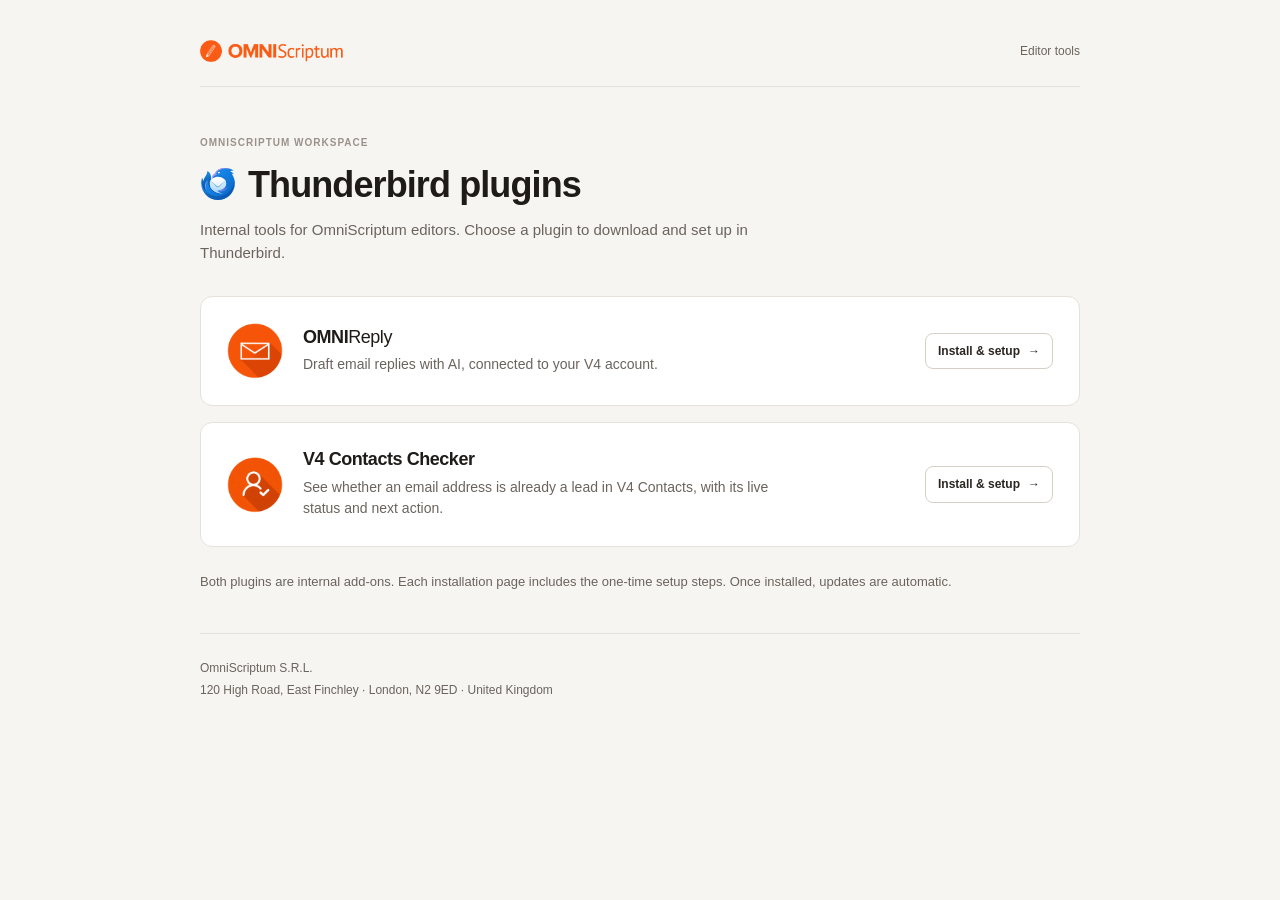
<file: index.html>
<!doctype html>
<html lang="en">
<head>
  <meta charset="utf-8">
  <meta name="viewport" content="width=device-width, initial-scale=1">
  <title>Thunderbird plugins — OmniScriptum</title>
  <link rel="icon" type="image/svg+xml" href="thunderbird-logo.svg">
  <link rel="icon" type="image/png" sizes="32x32" href="favicon-32.png">
  <link rel="icon" href="favicon.ico" sizes="any">
  <link rel="stylesheet" href="assets/hub-theme.375ab64d0233.css">
</head>
<body class="hub-page">
  <main class="wrap">
    <header class="hub-brand">
      <img src="omniscriptum-logo.png" alt="OmniScriptum">
      <span>Editor tools</span>
    </header>
    <section class="hub-heading" aria-labelledby="hub-title">
      <p class="eyebrow">OmniScriptum workspace</p>
      <div class="hub-title">
        <img src="assets/thunderbird-logo.d8492d1df24e.svg" alt="" width="36" height="36" aria-hidden="true">
        <h1 id="hub-title">Thunderbird plugins</h1>
      </div>
      <p class="sub">Internal tools for OmniScriptum editors. Choose a plugin to download and set up in Thunderbird.</p>
    </section>
    <nav class="plugin-list" aria-label="Available plugins">
      <a class="plugin-card" href="install-omnireply/">
        <span class="plugin-icon omnireply" aria-hidden="true"><img src="assets/omnireply-logo.b0ebcc141f29.png" alt="" width="56" height="56"></span>
        <div>
          <h2><span style="font-weight:400;white-space:nowrap"><b style="font-weight:700">OMNI</b>Reply</span></h2>
          <p>Draft email replies with AI, connected to your V4 account.</p>
        </div>
        <span class="install-link">Install &amp; setup <span aria-hidden="true">→</span></span>
      </a>
      <a class="plugin-card" href="v4-contacts/">
        <span class="plugin-icon v4" aria-hidden="true"><img src="assets/v4-contacts-logo.6d5ec2118c34.png" alt="" width="56" height="56"></span>
        <div>
          <h2>V4 Contacts Checker</h2>
          <p>See whether an email address is already a lead in V4 Contacts, with its live status and next action.</p>
        </div>
        <span class="install-link">Install &amp; setup <span aria-hidden="true">→</span></span>
      </a>
    </nav>
    <p class="hub-note">Both plugins are internal add-ons. Each installation page includes the one-time setup steps. Once installed, updates are automatic.</p>
    <footer class="hub-footer">
      <strong>OmniScriptum S.R.L.</strong><br>
      120 High Road, East Finchley · London, N2 9ED · United Kingdom
    </footer>
  </main>
</body>
</html>
</file>
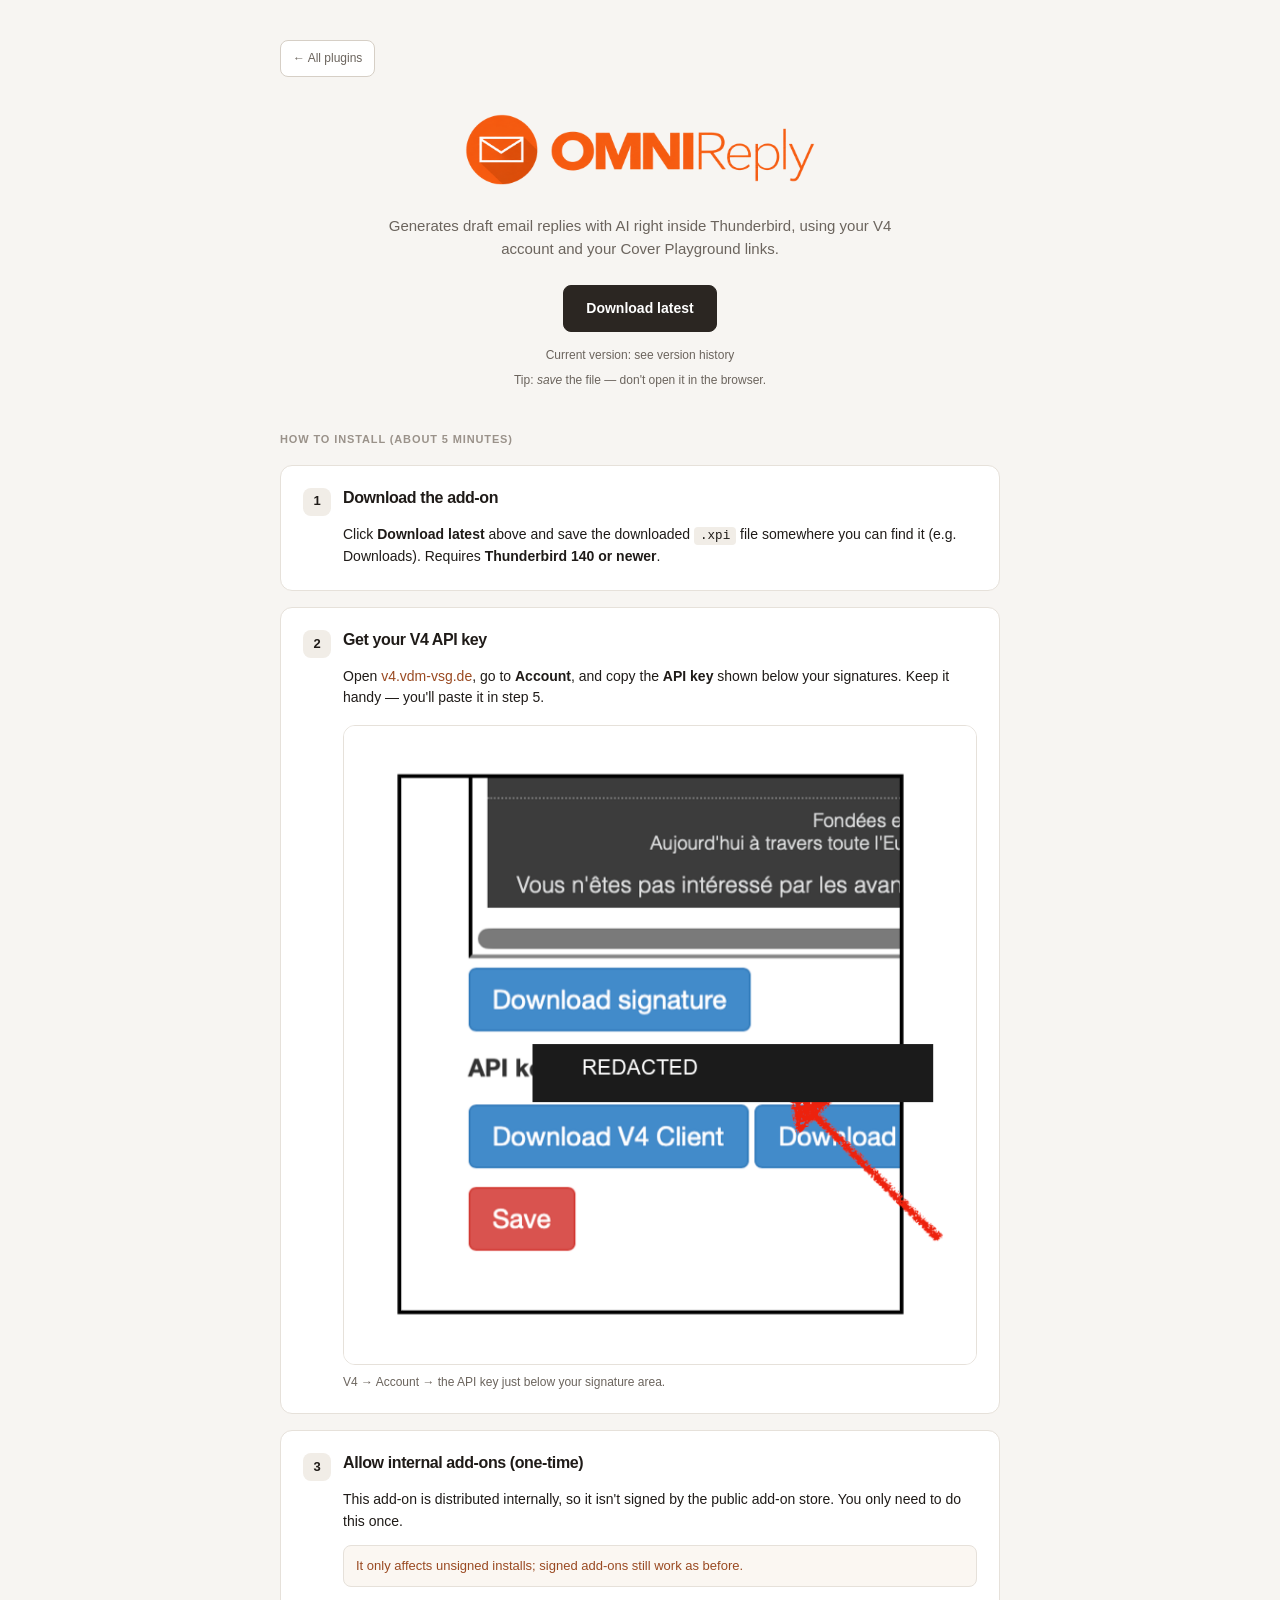
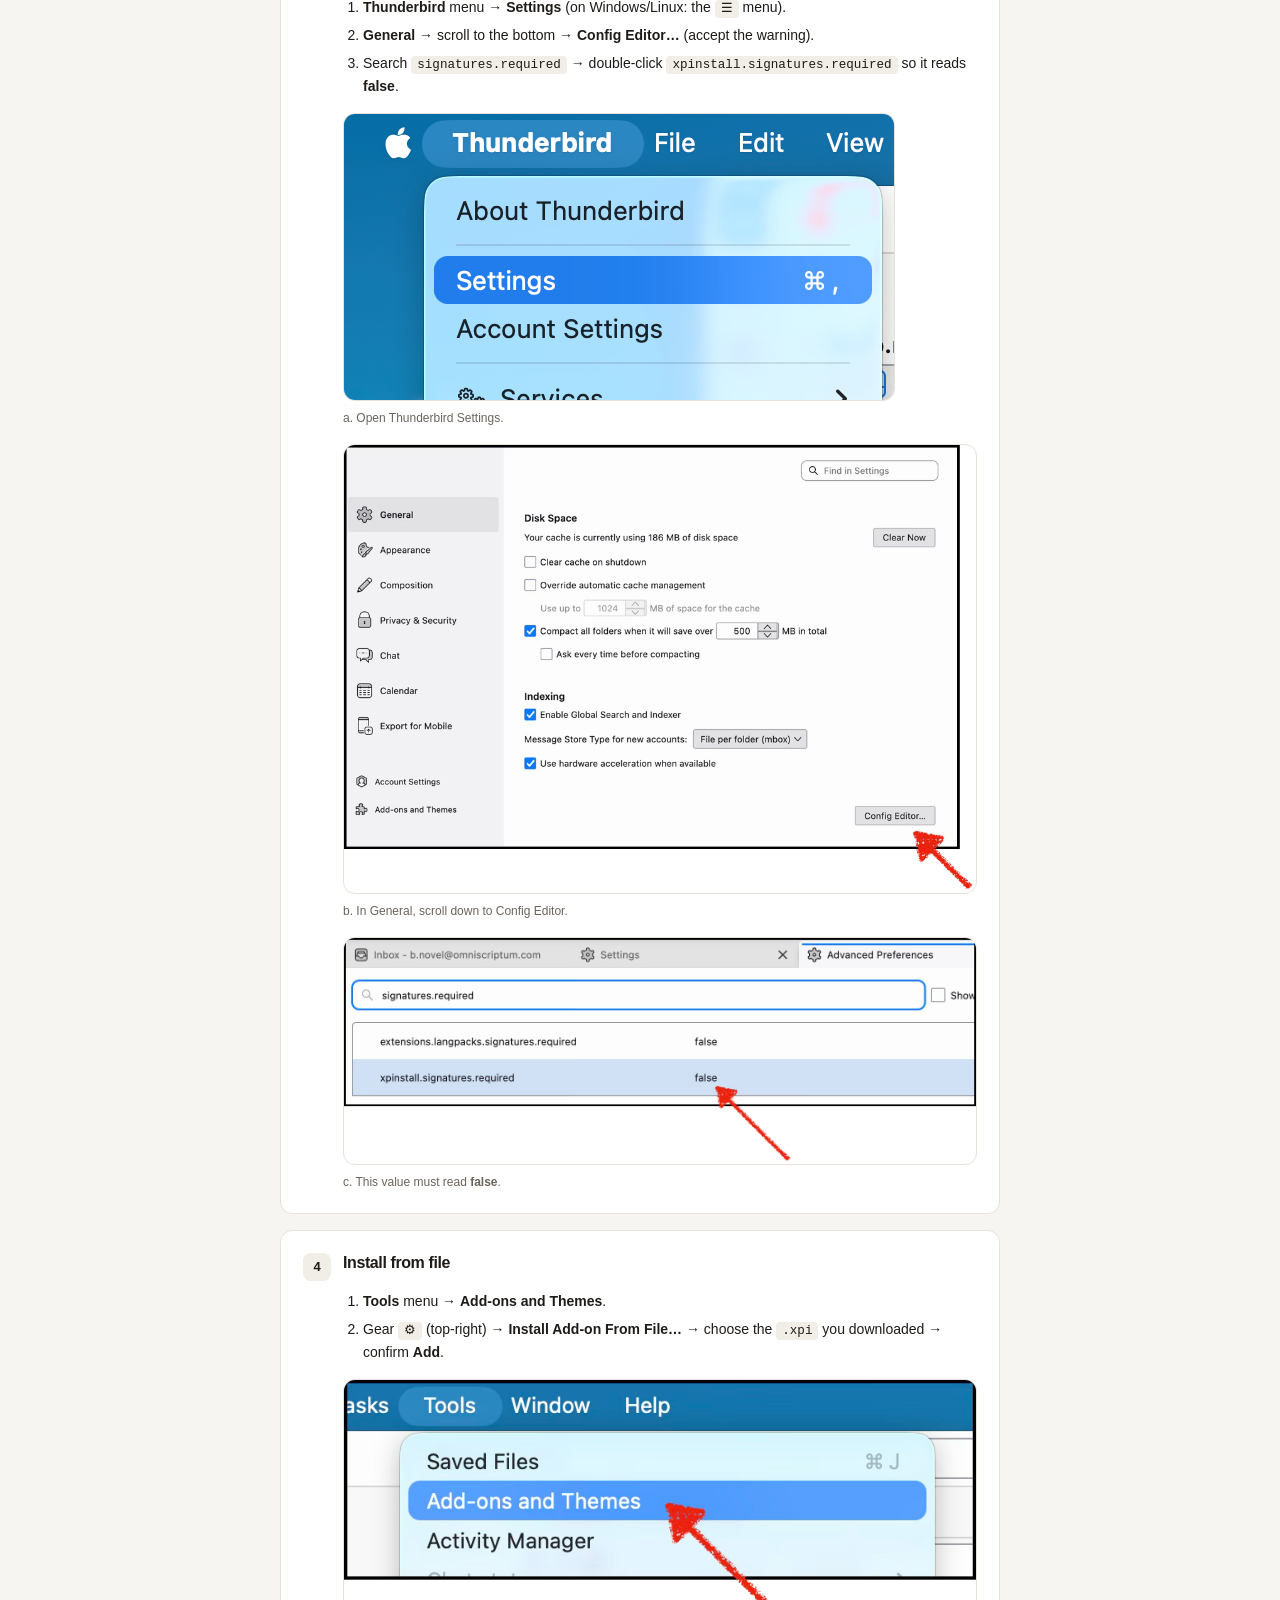
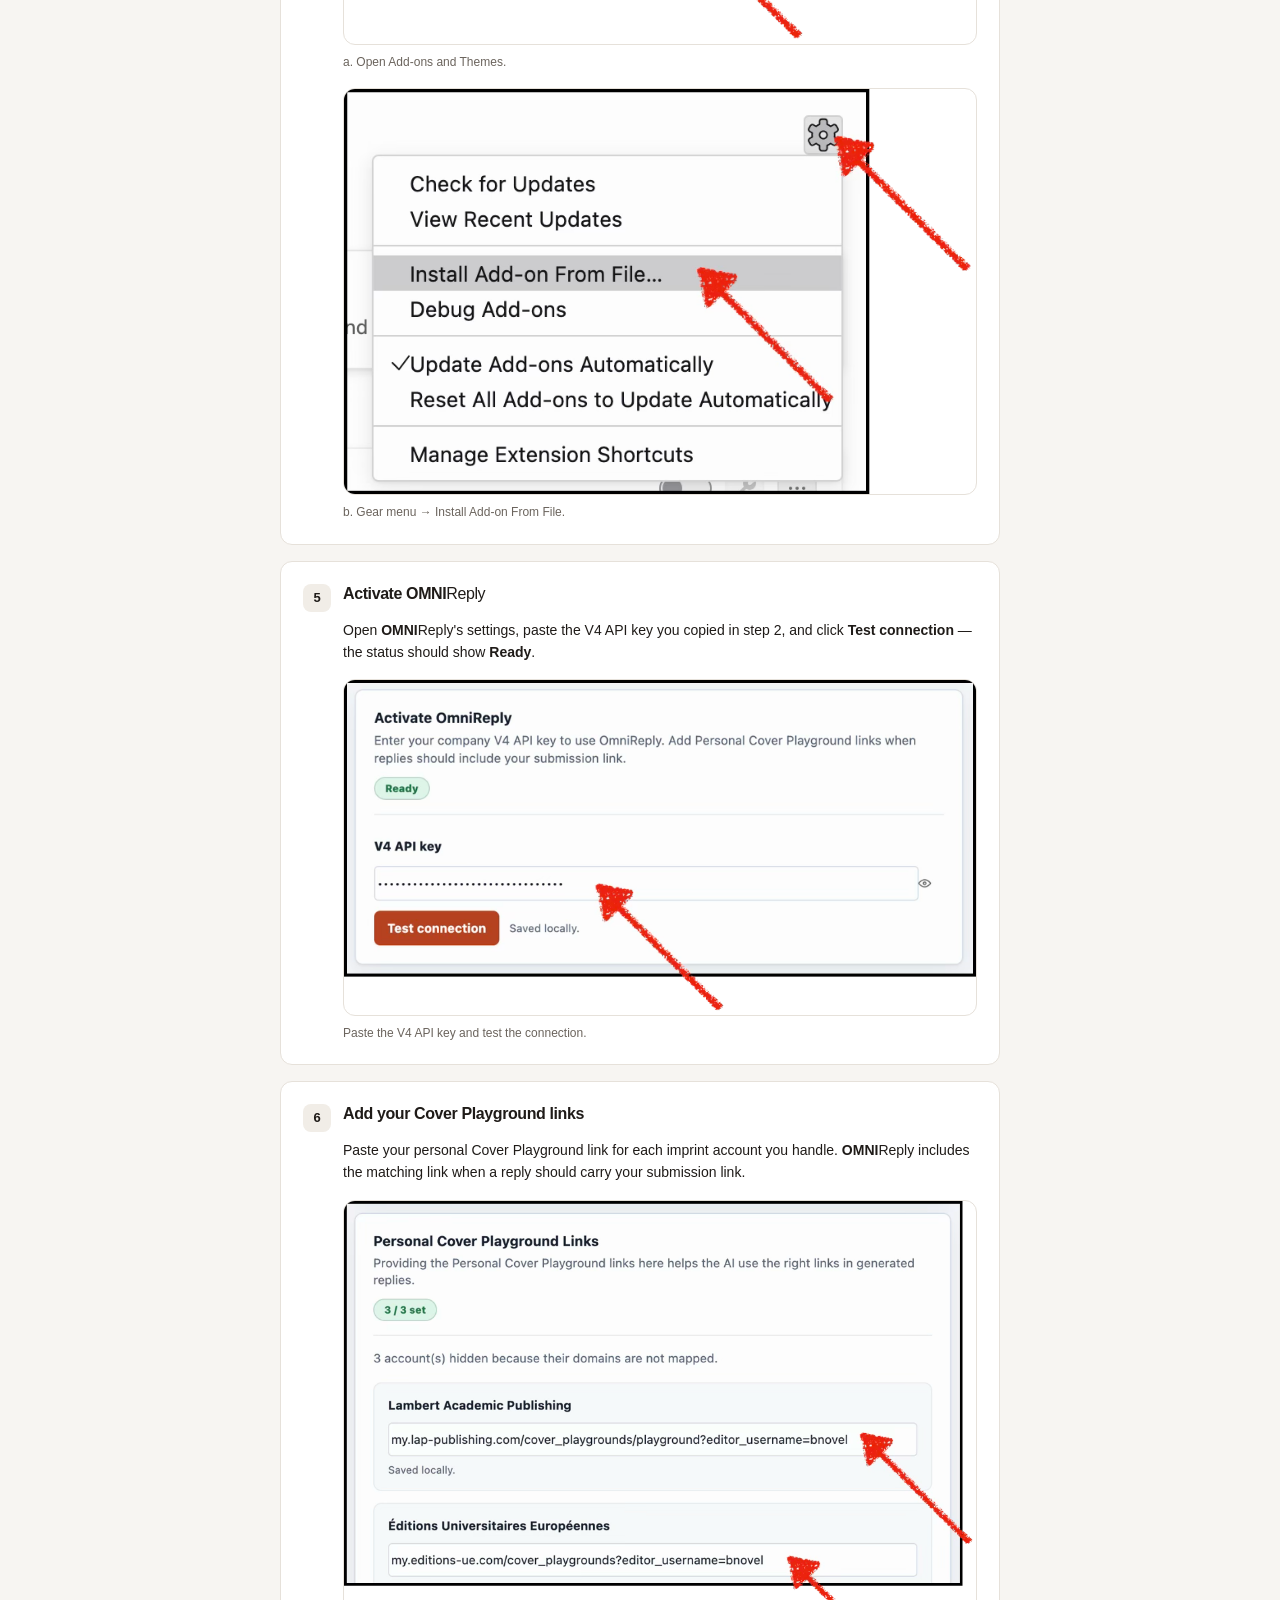
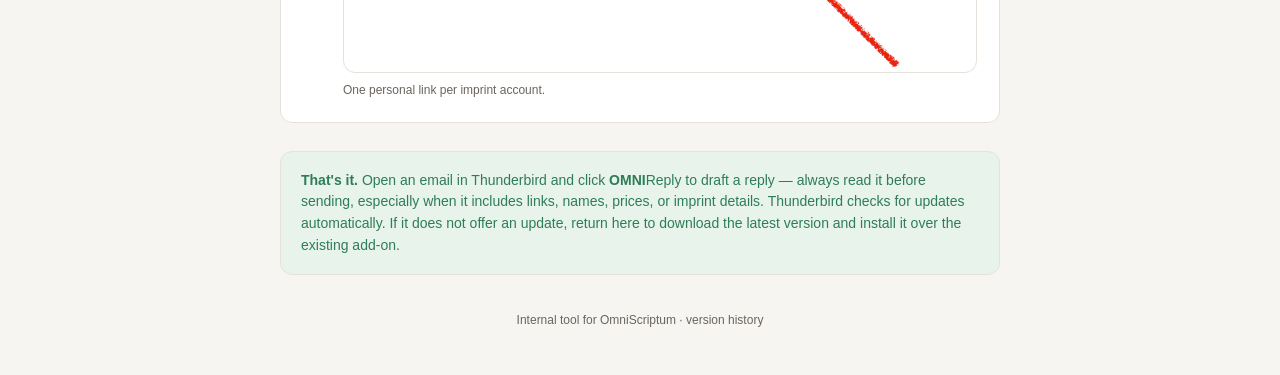
<file: install-omnireply/index.html>
<!doctype html>
<html lang="en">
<head>
  <meta charset="utf-8">
  <meta name="viewport" content="width=device-width, initial-scale=1">
  <title>OMNIReply — download & install</title>
  <link rel="stylesheet" href="../assets/hub-theme.375ab64d0233.css">
</head>
<body class="install-page">
  <div class="wrap">
    <a class="back-link" href="../">&larr; All plugins</a>
    <div class="hero">
      <h1 class="product-wordmark"><img src="../assets/omnireply-wordmark.0a8afcd783a4.png" alt="OMNIReply" width="1996" height="452"></h1>
      <p class="tagline">Generates draft email replies with AI right inside Thunderbird, using your
        V4 account and your Cover Playground links.</p>
      <a class="dl-btn" id="dl" href="omnireply-latest.xpi" download>Download latest</a>
      <div class="ver">Current version: <span id="ver">v4.0.187</span></div>
      <div class="save-note">Tip: <em>save</em> the file — don't open it in the browser.</div>
    </div>

    <div class="section-title">How to install (about 5 minutes)</div>

    <div class="step">
      <div class="step-head">
        <span class="step-num">1</span>
        <div><h3>Download the add-on</h3></div>
      </div>
      <div class="step-body">
        <p>Click <strong>Download latest</strong> above and save the downloaded <code>.xpi</code> file
          somewhere you can find it (e.g. Downloads). Requires <strong>Thunderbird 140 or newer</strong>.</p>
      </div>
    </div>

    <div class="step">
      <div class="step-head">
        <span class="step-num">2</span>
        <div><h3>Get your V4 API key</h3></div>
      </div>
      <div class="step-body">
        <p>Open <a href="https://v4.vdm-vsg.de" target="_blank" rel="noopener">v4.vdm-vsg.de</a>,
          go to <strong>Account</strong>, and copy the <strong>API key</strong> shown below your
          signatures. Keep it handy — you'll paste it in step&nbsp;5.</p>
        <div class="shots">
          <figure class="shot">
            <img class="shot-img" src="images/v4-api-key.png" alt="V4 account page showing the API key below the signature area">
            <figcaption>V4 → Account → the API key just below your signature area.</figcaption>
          </figure>
        </div>
      </div>
    </div>

    <div class="step">
      <div class="step-head">
        <span class="step-num">3</span>
        <div><h3>Allow internal add-ons (one-time)</h3></div>
      </div>
      <div class="step-body">
        <p>This add-on is distributed internally, so it isn't signed by the public add-on store.
          You only need to do this once.</p>
        <div class="callout">It only affects unsigned installs; signed add-ons still work as before.</div>
        <ol>
          <li><strong>Thunderbird</strong> menu → <strong>Settings</strong> (on Windows/Linux: the <kbd>&#9776;</kbd> menu).</li>
          <li><strong>General</strong> → scroll to the bottom → <strong>Config Editor…</strong> (accept the warning).</li>
          <li>Search <code>signatures.required</code> → double-click <code>xpinstall.signatures.required</code> so it reads <strong>false</strong>.</li>
        </ol>
        <div class="shots">
          <figure class="shot">
            <img class="shot-img" src="images/thunderbird-settings-menu.png" alt="Thunderbird menu with Settings highlighted">
            <figcaption>a. Open Thunderbird Settings.</figcaption>
          </figure>
          <figure class="shot">
            <img class="shot-img" src="images/general-config-editor.png" alt="General settings page showing the Config Editor button">
            <figcaption>b. In General, scroll down to Config Editor.</figcaption>
          </figure>
          <figure class="shot">
            <img class="shot-img" src="images/xpinstall-signatures-required.png" alt="Config Editor showing xpinstall.signatures.required set to false">
            <figcaption>c. This value must read <strong>false</strong>.</figcaption>
          </figure>
        </div>
      </div>
    </div>

    <div class="step">
      <div class="step-head">
        <span class="step-num">4</span>
        <div><h3>Install from file</h3></div>
      </div>
      <div class="step-body">
        <ol>
          <li><strong>Tools</strong> menu → <strong>Add-ons and Themes</strong>.</li>
          <li>Gear <kbd>&#9881;</kbd> (top-right) → <strong>Install Add-on From File…</strong>
            → choose the <code>.xpi</code> you downloaded → confirm <strong>Add</strong>.</li>
        </ol>
        <div class="shots">
          <figure class="shot">
            <img class="shot-img" src="images/tools-addons-themes.png" alt="Tools menu with Add-ons and Themes highlighted">
            <figcaption>a. Open Add-ons and Themes.</figcaption>
          </figure>
          <figure class="shot">
            <img class="shot-img" src="images/install-addon-from-file.png" alt="Add-ons gear menu with Install Add-on From File highlighted">
            <figcaption>b. Gear menu → Install Add-on From File.</figcaption>
          </figure>
        </div>
      </div>
    </div>

    <div class="step">
      <div class="step-head">
        <span class="step-num">5</span>
        <div><h3>Activate <span style="font-weight:400;white-space:nowrap"><b style="font-weight:700">OMNI</b>Reply</span></h3></div>
      </div>
      <div class="step-body">
        <p>Open <span style="font-weight:400;white-space:nowrap"><b style="font-weight:700">OMNI</b>Reply</span>'s settings, paste the V4 API key you copied in step&nbsp;2, and click
          <strong>Test connection</strong> — the status should show <strong>Ready</strong>.</p>
        <div class="shots">
          <figure class="shot">
            <img class="shot-img" src="images/activate-api-key.png" alt="OMNIReply settings with the V4 API key field and Test connection button">
            <figcaption>Paste the V4 API key and test the connection.</figcaption>
          </figure>
        </div>
      </div>
    </div>

    <div class="step">
      <div class="step-head">
        <span class="step-num">6</span>
        <div><h3>Add your Cover Playground links</h3></div>
      </div>
      <div class="step-body">
        <p>Paste your personal Cover Playground link for each imprint account you handle. <span style="font-weight:400;white-space:nowrap"><b style="font-weight:700">OMNI</b>Reply</span>
          includes the matching link when a reply should carry your submission link.</p>
        <div class="shots">
          <figure class="shot">
            <img class="shot-img" src="images/cover-playground-links.png" alt="OMNIReply Personal Cover Playground Links settings with a field per imprint account">
            <figcaption>One personal link per imprint account.</figcaption>
          </figure>
        </div>
      </div>
    </div>

    <div class="auto">
      <strong>That's it.</strong> Open an email in Thunderbird and click <strong><span style="font-weight:400;white-space:nowrap"><b style="font-weight:700">OMNI</b>Reply</span></strong> to
      draft a reply — always read it before sending, especially when it includes links, names, prices,
      or imprint details. Thunderbird checks for updates automatically. If it does not offer an
      update, return here to download the latest version and install it over the existing add-on.
    </div>

    <footer>
      Internal tool for OmniScriptum ·
      <a href="updates.json">version history</a>
    </footer>
  </div>

  <script>
    fetch('https://davidbenwow.github.io/omnireply-updates/updates.json', { cache: 'no-store' })
      .then(function (r) {
        if (!r.ok) throw new Error('Update information unavailable');
        return r.json();
      })
      .then(function (d) {
        var u = d.addons['omnireply@omniscriptum.com'].updates[0];
        document.getElementById('ver').textContent = 'v' + u.version;
        document.getElementById('dl').href = u.update_link;
      })
      .catch(function () {
        document.getElementById('ver').textContent = 'see version history';
      });
  </script>
</body>
</html>
</file>
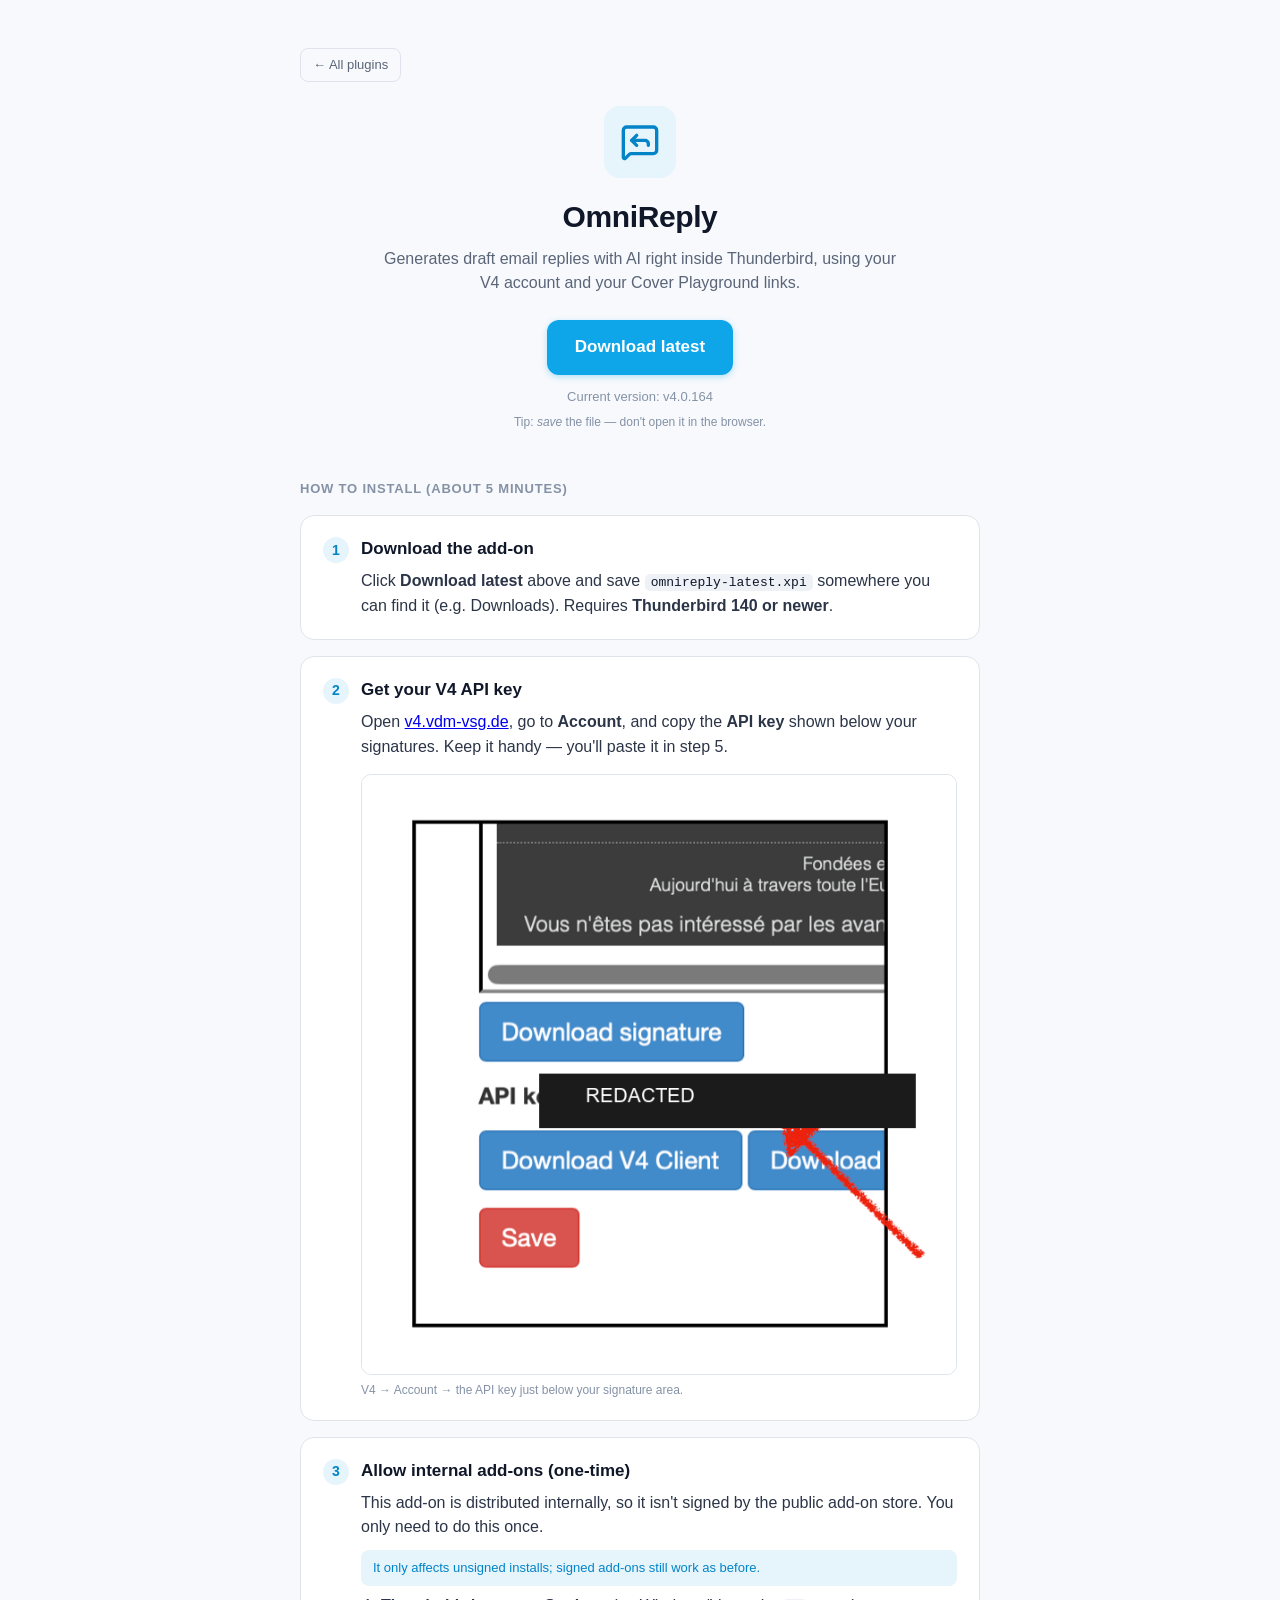
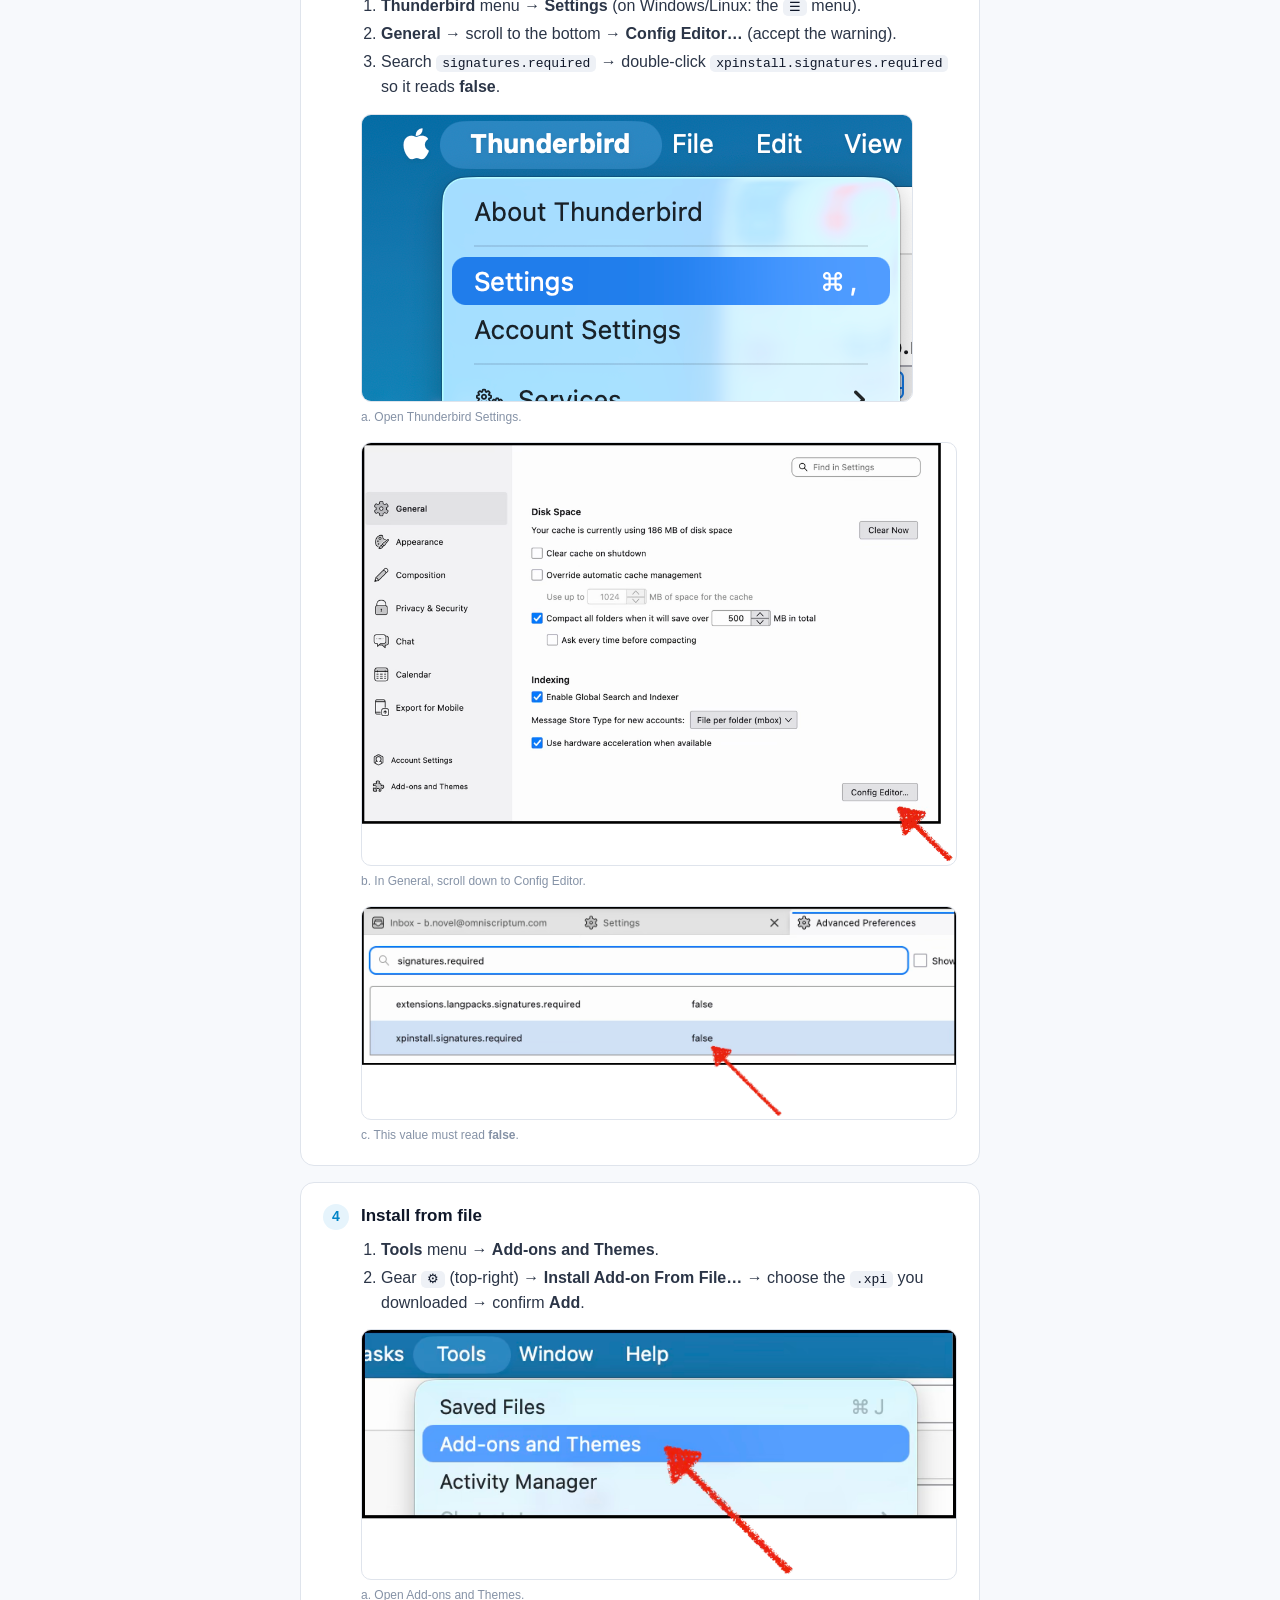
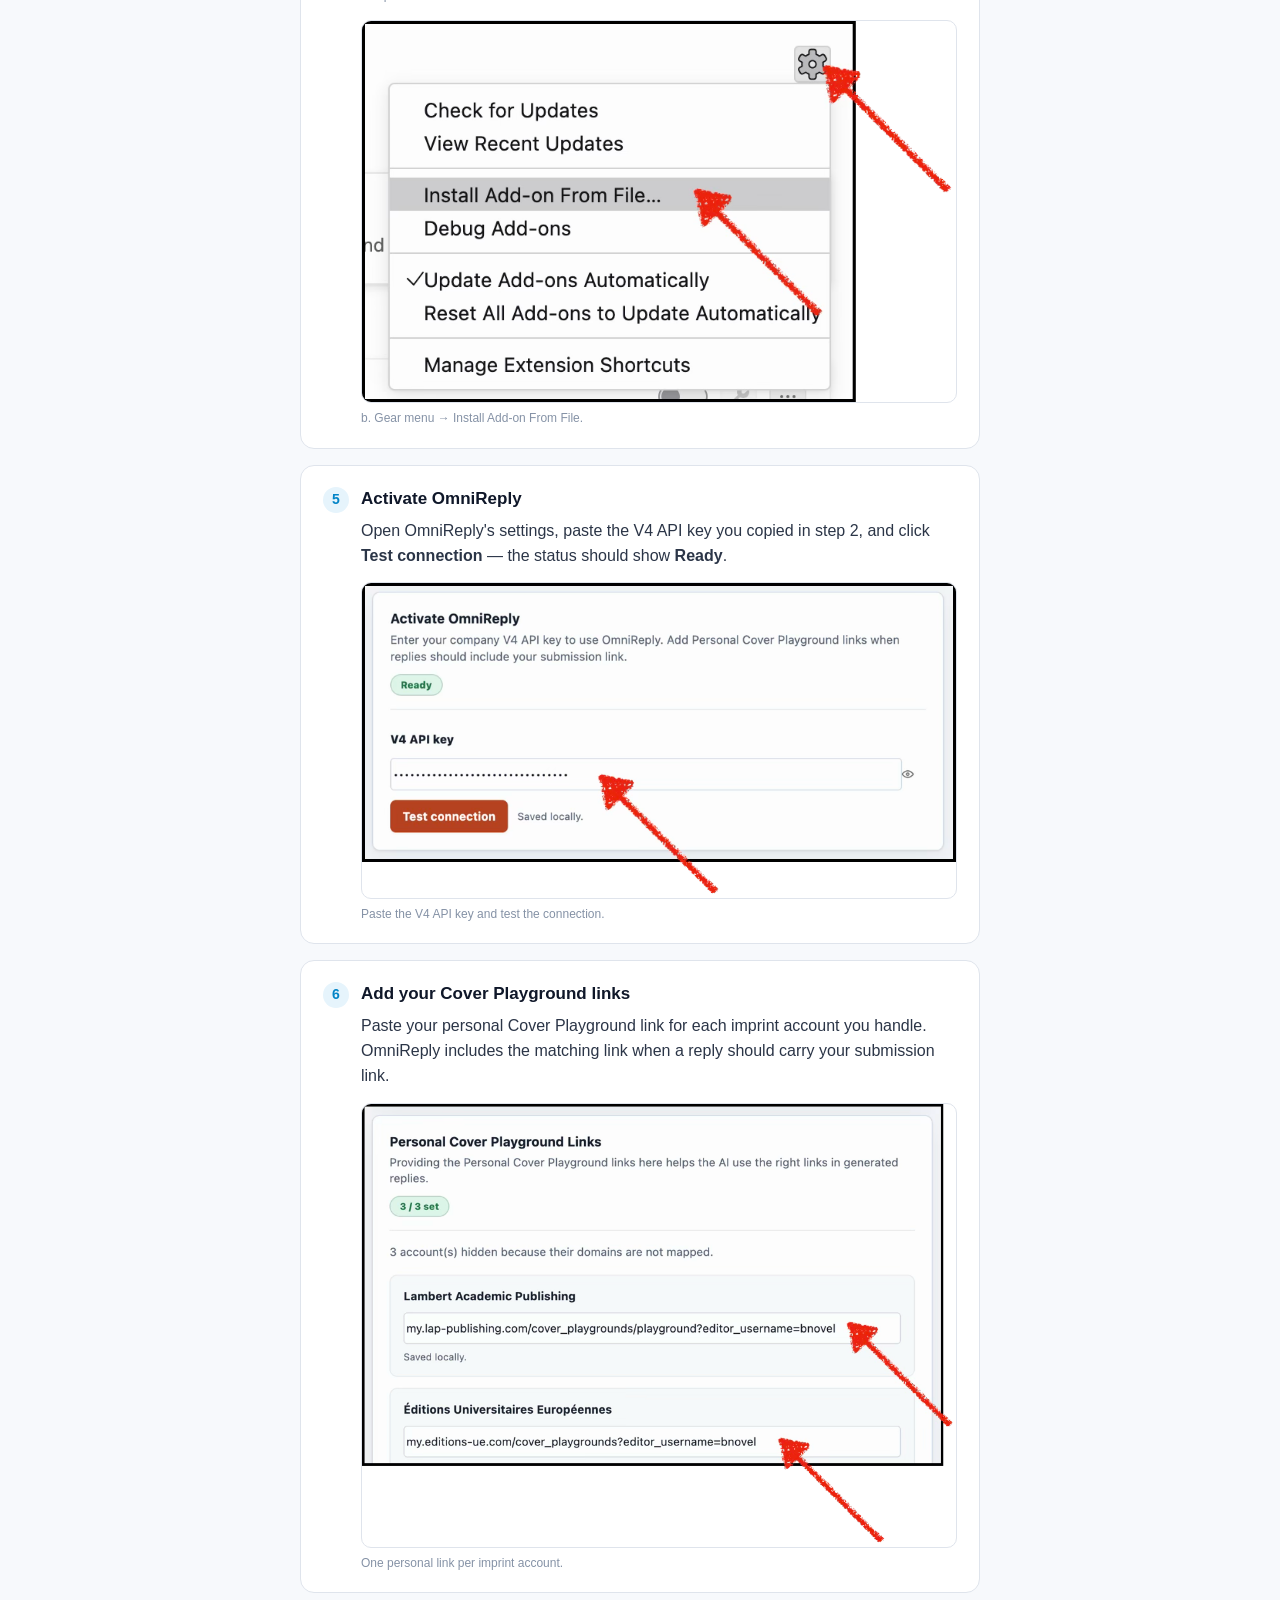
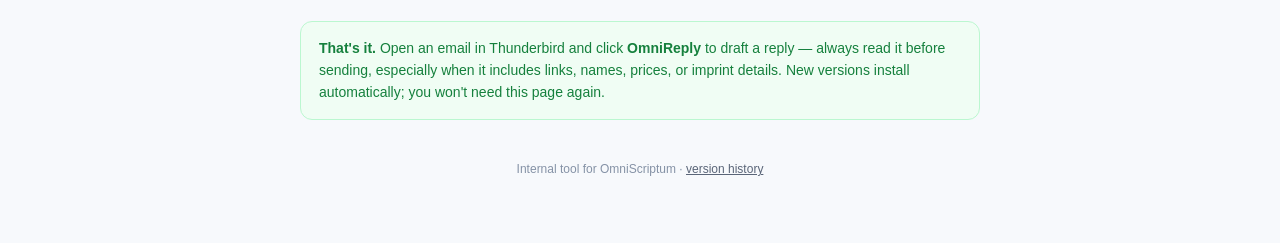
<file: omnireply/index.html>
<!doctype html>
<html lang="en">
<head>
  <meta charset="utf-8">
  <meta name="viewport" content="width=device-width, initial-scale=1">
  <title>OmniReply — download & install</title>
  <style>
    :root {
      --ink-900:#0f1729; --ink-700:#2b3547; --ink-500:#5a6578; --ink-400:#8592a6;
      --ink-200:#dfe4ec; --ink-100:#eef1f6; --ink-50:#f7f9fc; --surface:#fff;
      --brand-500:#0ea5e9; --brand-600:#0284c7; --brand-100:#e6f4fc;
    }
    * { box-sizing:border-box; }
    body {
      margin:0; font-family:-apple-system,BlinkMacSystemFont,"Segoe UI",Inter,sans-serif;
      color:var(--ink-900); background:var(--ink-50); line-height:1.55;
      -webkit-font-smoothing:antialiased;
    }
    .wrap { max-width:720px; margin:0 auto; padding:48px 20px 64px; }
    .back-link { display:inline-flex; align-items:center; gap:6px; font-size:13px; font-weight:500;
      color:var(--ink-500); text-decoration:none; border:1px solid var(--ink-200);
      padding:6px 12px; border-radius:8px; margin-bottom:24px; }
    .back-link:hover { border-color:var(--ink-400); color:var(--ink-900); }
    .hero { text-align:center; }
    .hero .logo-tile { width:72px; height:72px; border-radius:16px; background:var(--brand-100);
      display:inline-flex; align-items:center; justify-content:center; }
    .hero .logo-tile svg { width:40px; height:40px; }
    h1 { font-size:30px; margin:16px 0 6px; letter-spacing:-0.4px; }
    .tagline { color:var(--ink-500); font-size:16px; margin:0 auto 24px; max-width:520px; }
    .dl-btn {
      display:inline-flex; align-items:center; gap:10px; text-decoration:none;
      background:var(--brand-500); color:#fff; font-weight:600; font-size:17px;
      padding:14px 28px; border-radius:12px; box-shadow:0 2px 6px rgba(14,165,233,.3);
      transition:background .15s, transform .05s;
    }
    .dl-btn:hover { background:var(--brand-600); }
    .dl-btn:active { transform:scale(.98); }
    .ver { margin-top:12px; font-size:13px; color:var(--ink-400); }
    .save-note { margin-top:6px; font-size:12px; color:var(--ink-400); }

    .section-title { font-size:13px; font-weight:700; letter-spacing:.8px;
      text-transform:uppercase; color:var(--ink-400); margin:48px 0 16px; }

    .step {
      background:var(--surface); border:1px solid var(--ink-200); border-radius:14px;
      padding:20px 22px; margin-bottom:16px;
    }
    .step-head { display:flex; align-items:baseline; gap:12px; }
    .step-num {
      flex:0 0 auto; width:26px; height:26px; border-radius:50%;
      background:var(--brand-100); color:var(--brand-600); font-weight:700; font-size:14px;
      display:flex; align-items:center; justify-content:center; align-self:flex-start;
      margin-top:1px;
    }
    .step h3 { margin:0; font-size:17px; }
    .step p { margin:6px 0 0; color:var(--ink-700); }
    .step p.sub { color:var(--ink-500); font-size:14px; }
    .step code, .step kbd {
      background:var(--ink-100); border-radius:5px; padding:1px 6px; font-size:13px;
      font-family:ui-monospace,SFMono-Regular,Menlo,monospace; color:var(--ink-900);
    }
    .step ol, .step ul { margin:8px 0 0; padding-left:20px; color:var(--ink-700); }
    .step li { margin:3px 0; }
    .callout {
      margin-top:10px; font-size:13px; color:var(--brand-600);
      background:var(--brand-100); border-radius:8px; padding:8px 12px;
    }
    .step-body { padding-left:38px; }

    .shots { margin-top:14px; display:flex; flex-direction:column; gap:16px; }
    figure.shot { margin:0; }
    .shot-img { max-width:100%; border-radius:10px; border:1px solid var(--ink-200); display:block; }
    figure.shot figcaption { margin-top:6px; font-size:12px; color:var(--ink-400); }

    .auto {
      margin-top:28px; background:#f0fdf4; border:1px solid #bbf7d0; border-radius:12px;
      padding:16px 18px; color:#15803d; font-size:14px;
    }
    .auto strong { color:#15803d; }
    footer { margin-top:40px; text-align:center; color:var(--ink-400); font-size:12px; }
    footer a { color:var(--ink-500); }
  </style>
</head>
<body>
  <div class="wrap">
    <a class="back-link" href="../">&larr; All plugins</a>
    <div class="hero">
      <span class="logo-tile" aria-hidden="true">
        <svg viewBox="0 0 24 24" fill="none" stroke="#0284c7" stroke-width="2" stroke-linecap="round" stroke-linejoin="round">
          <path d="M22 17a2 2 0 0 1-2 2H6.828a2 2 0 0 0-1.414.586l-2.202 2.202A.71.71 0 0 1 2 21.286V5a2 2 0 0 1 2-2h16a2 2 0 0 1 2 2z"/><path d="m10 8-3 3 3 3"/><path d="M17 14v-1a2 2 0 0 0-2-2H7"/>
        </svg>
      </span>
      <h1>OmniReply</h1>
      <p class="tagline">Generates draft email replies with AI right inside Thunderbird, using your
        V4 account and your Cover Playground links.</p>
      <a class="dl-btn" id="dl" href="omnireply-latest.xpi" download>Download latest</a>
      <div class="ver">Current version: <span id="ver">latest</span></div>
      <div class="save-note">Tip: <em>save</em> the file — don't open it in the browser.</div>
    </div>

    <div class="section-title">How to install (about 5 minutes)</div>

    <div class="step">
      <div class="step-head">
        <span class="step-num">1</span>
        <div><h3>Download the add-on</h3></div>
      </div>
      <div class="step-body">
        <p>Click <strong>Download latest</strong> above and save <code>omnireply-latest.xpi</code>
          somewhere you can find it (e.g. Downloads). Requires <strong>Thunderbird 140 or newer</strong>.</p>
      </div>
    </div>

    <div class="step">
      <div class="step-head">
        <span class="step-num">2</span>
        <div><h3>Get your V4 API key</h3></div>
      </div>
      <div class="step-body">
        <p>Open <a href="https://v4.vdm-vsg.de" target="_blank" rel="noopener">v4.vdm-vsg.de</a>,
          go to <strong>Account</strong>, and copy the <strong>API key</strong> shown below your
          signatures. Keep it handy — you'll paste it in step&nbsp;5.</p>
        <div class="shots">
          <figure class="shot">
            <img class="shot-img" src="images/v4-api-key.png" alt="V4 account page showing the API key below the signature area">
            <figcaption>V4 → Account → the API key just below your signature area.</figcaption>
          </figure>
        </div>
      </div>
    </div>

    <div class="step">
      <div class="step-head">
        <span class="step-num">3</span>
        <div><h3>Allow internal add-ons (one-time)</h3></div>
      </div>
      <div class="step-body">
        <p>This add-on is distributed internally, so it isn't signed by the public add-on store.
          You only need to do this once.</p>
        <div class="callout">It only affects unsigned installs; signed add-ons still work as before.</div>
        <ol>
          <li><strong>Thunderbird</strong> menu → <strong>Settings</strong> (on Windows/Linux: the <kbd>&#9776;</kbd> menu).</li>
          <li><strong>General</strong> → scroll to the bottom → <strong>Config Editor…</strong> (accept the warning).</li>
          <li>Search <code>signatures.required</code> → double-click <code>xpinstall.signatures.required</code> so it reads <strong>false</strong>.</li>
        </ol>
        <div class="shots">
          <figure class="shot">
            <img class="shot-img" src="images/thunderbird-settings-menu.png" alt="Thunderbird menu with Settings highlighted">
            <figcaption>a. Open Thunderbird Settings.</figcaption>
          </figure>
          <figure class="shot">
            <img class="shot-img" src="images/general-config-editor.png" alt="General settings page showing the Config Editor button">
            <figcaption>b. In General, scroll down to Config Editor.</figcaption>
          </figure>
          <figure class="shot">
            <img class="shot-img" src="images/xpinstall-signatures-required.png" alt="Config Editor showing xpinstall.signatures.required set to false">
            <figcaption>c. This value must read <strong>false</strong>.</figcaption>
          </figure>
        </div>
      </div>
    </div>

    <div class="step">
      <div class="step-head">
        <span class="step-num">4</span>
        <div><h3>Install from file</h3></div>
      </div>
      <div class="step-body">
        <ol>
          <li><strong>Tools</strong> menu → <strong>Add-ons and Themes</strong>.</li>
          <li>Gear <kbd>&#9881;</kbd> (top-right) → <strong>Install Add-on From File…</strong>
            → choose the <code>.xpi</code> you downloaded → confirm <strong>Add</strong>.</li>
        </ol>
        <div class="shots">
          <figure class="shot">
            <img class="shot-img" src="images/tools-addons-themes.png" alt="Tools menu with Add-ons and Themes highlighted">
            <figcaption>a. Open Add-ons and Themes.</figcaption>
          </figure>
          <figure class="shot">
            <img class="shot-img" src="images/install-addon-from-file.png" alt="Add-ons gear menu with Install Add-on From File highlighted">
            <figcaption>b. Gear menu → Install Add-on From File.</figcaption>
          </figure>
        </div>
      </div>
    </div>

    <div class="step">
      <div class="step-head">
        <span class="step-num">5</span>
        <div><h3>Activate OmniReply</h3></div>
      </div>
      <div class="step-body">
        <p>Open OmniReply's settings, paste the V4 API key you copied in step&nbsp;2, and click
          <strong>Test connection</strong> — the status should show <strong>Ready</strong>.</p>
        <div class="shots">
          <figure class="shot">
            <img class="shot-img" src="images/activate-api-key.png" alt="OmniReply settings with the V4 API key field and Test connection button">
            <figcaption>Paste the V4 API key and test the connection.</figcaption>
          </figure>
        </div>
      </div>
    </div>

    <div class="step">
      <div class="step-head">
        <span class="step-num">6</span>
        <div><h3>Add your Cover Playground links</h3></div>
      </div>
      <div class="step-body">
        <p>Paste your personal Cover Playground link for each imprint account you handle. OmniReply
          includes the matching link when a reply should carry your submission link.</p>
        <div class="shots">
          <figure class="shot">
            <img class="shot-img" src="images/cover-playground-links.png" alt="OmniReply Personal Cover Playground Links settings with a field per imprint account">
            <figcaption>One personal link per imprint account.</figcaption>
          </figure>
        </div>
      </div>
    </div>

    <div class="auto">
      <strong>That's it.</strong> Open an email in Thunderbird and click <strong>OmniReply</strong> to
      draft a reply — always read it before sending, especially when it includes links, names, prices,
      or imprint details. New versions install automatically; you won't need this page again.
    </div>

    <footer>
      Internal tool for OmniScriptum ·
      <a href="updates.json">version history</a>
    </footer>
  </div>

  <script>
    fetch('updates.json')
      .then(function (r) { return r.json(); })
      .then(function (d) {
        var u = d.addons['omnireply@omniscriptum.com'].updates[0];
        document.getElementById('ver').textContent = 'v' + u.version;
      })
      .catch(function () {
        document.getElementById('ver').textContent = 'see version history';
      });
  </script>
</body>
</html>
</file>
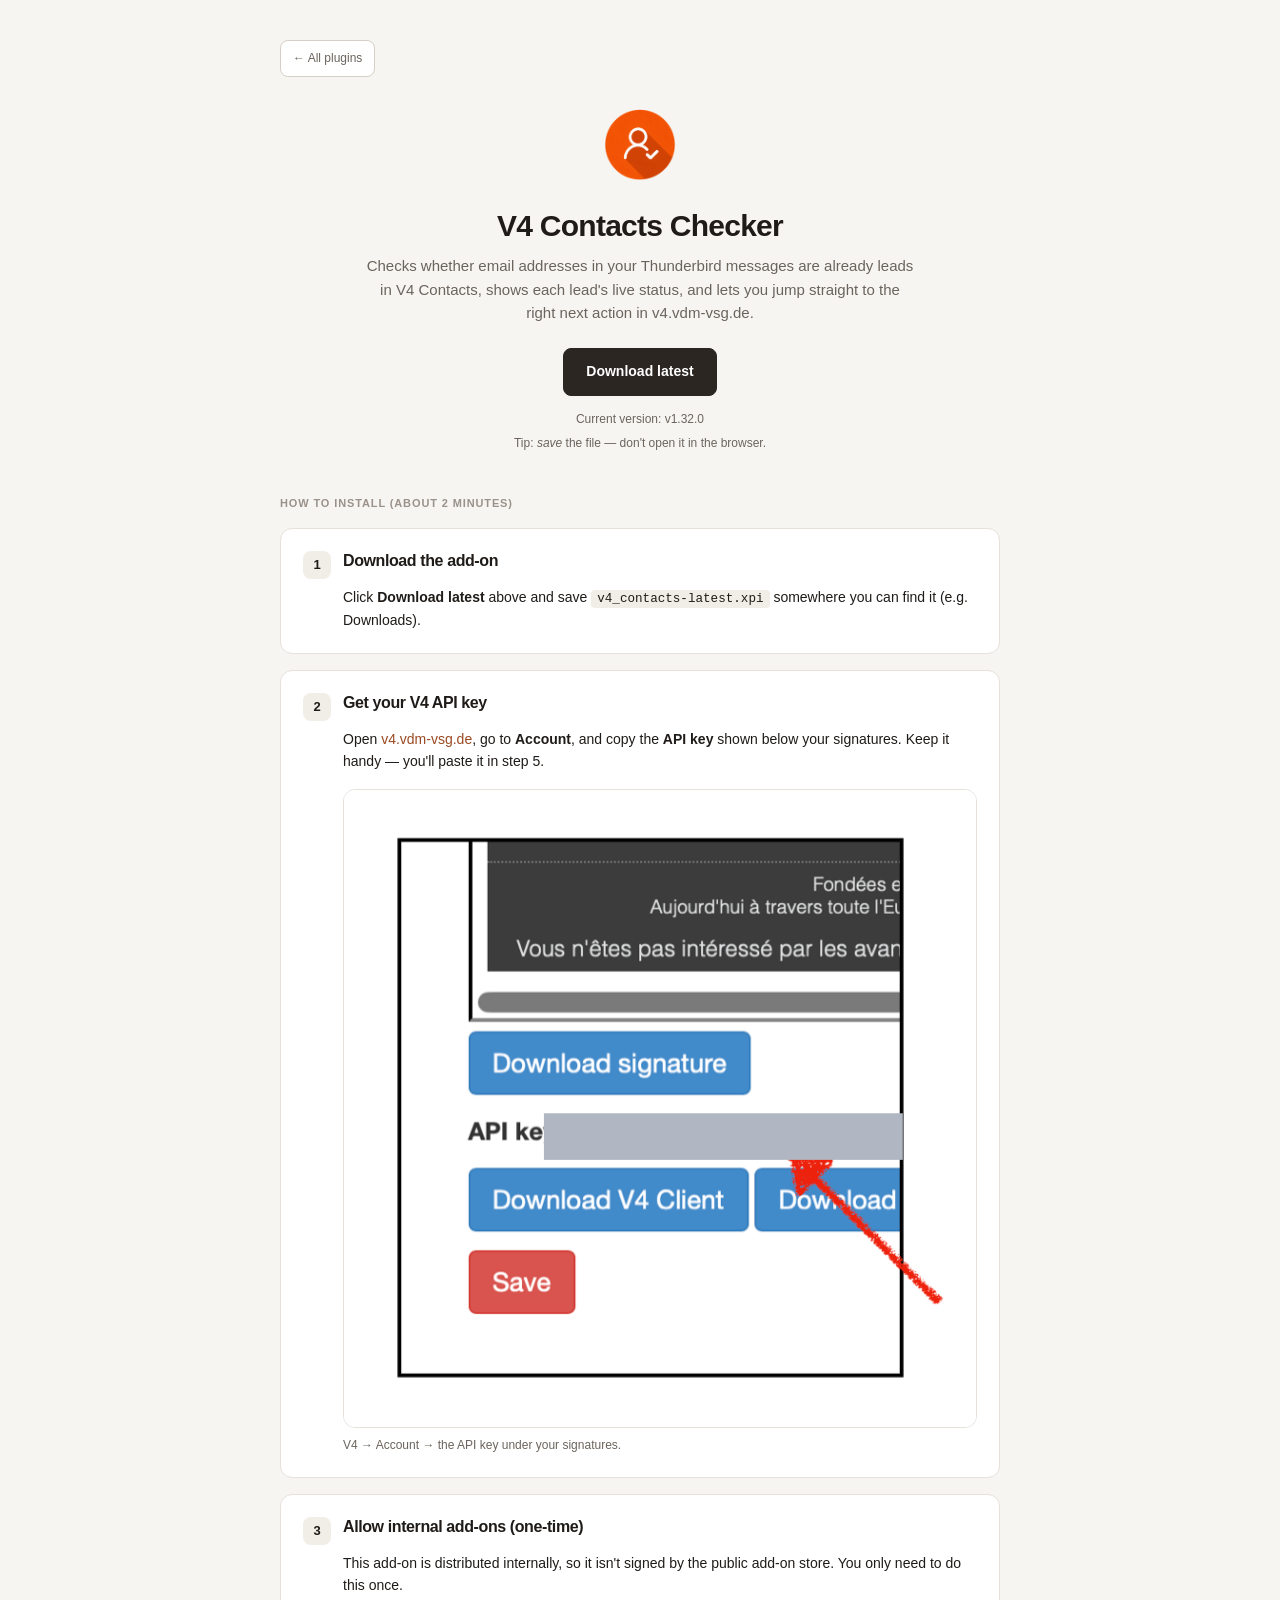
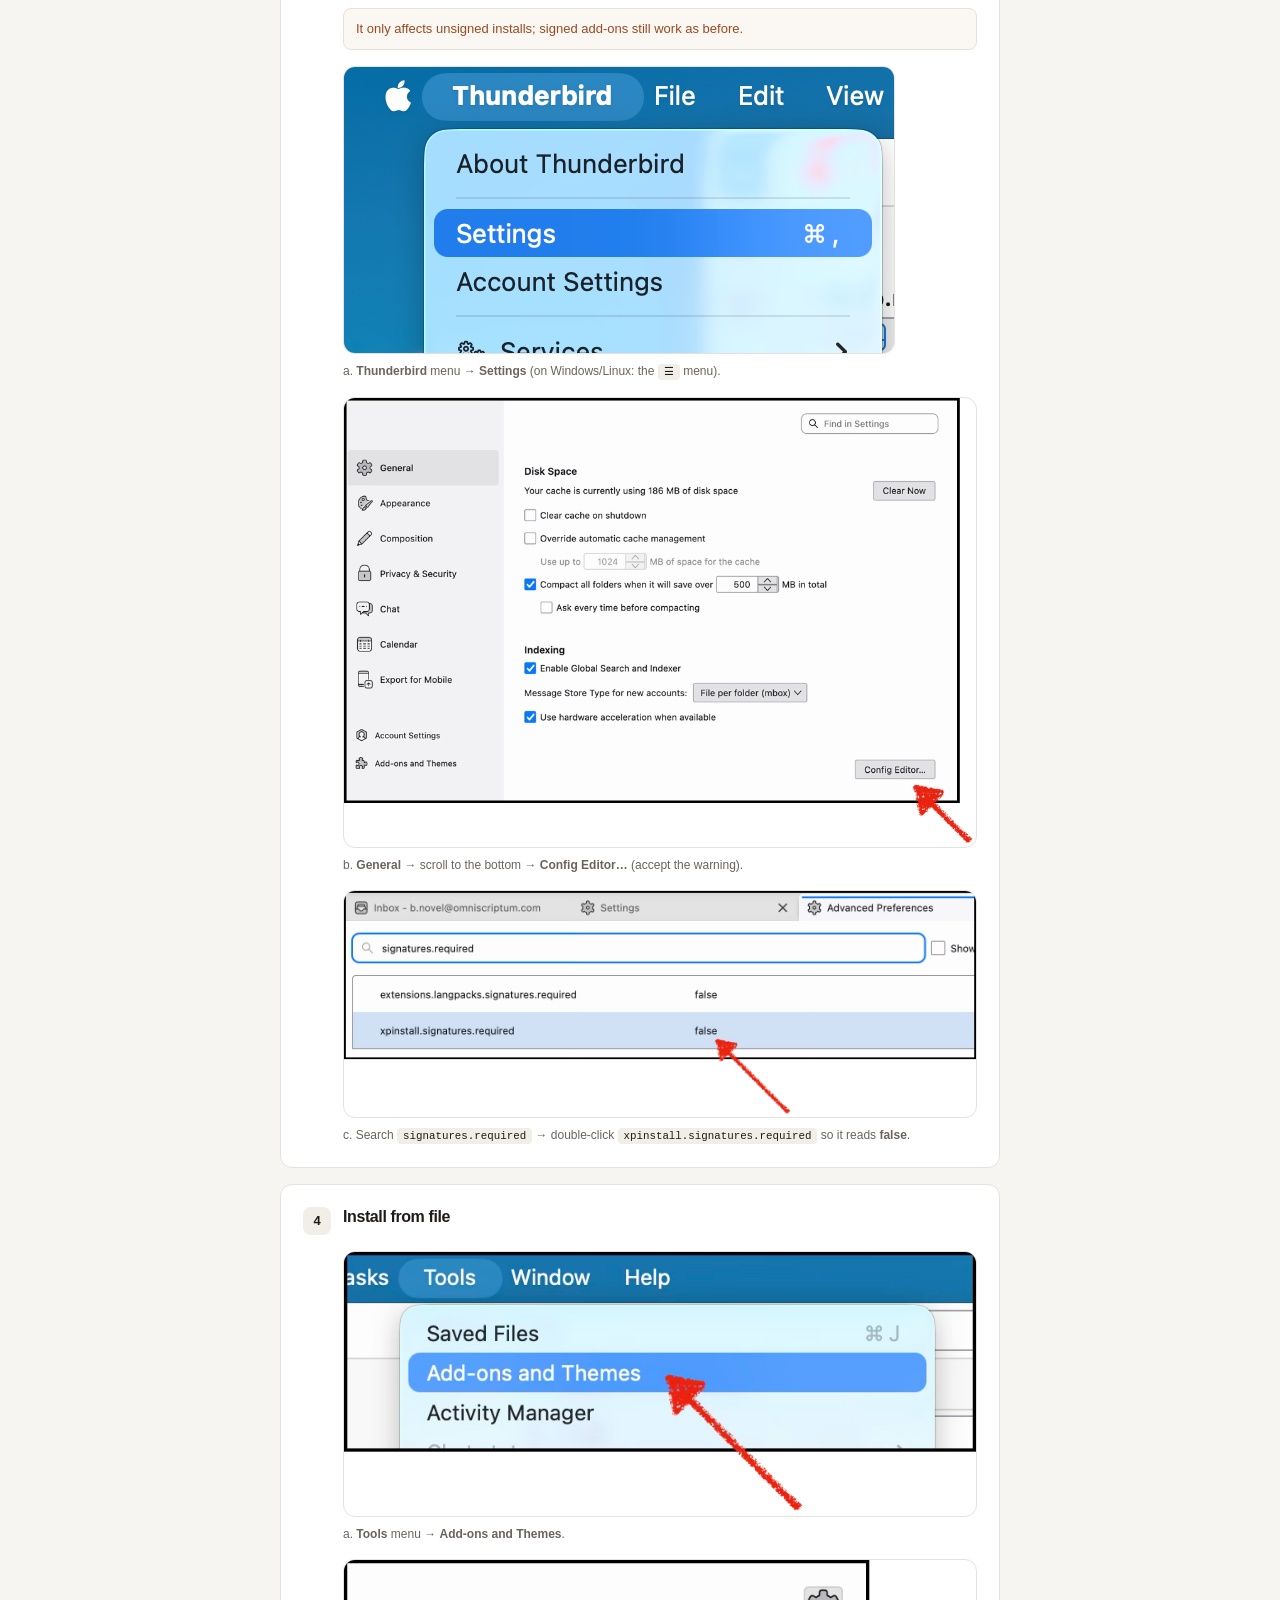
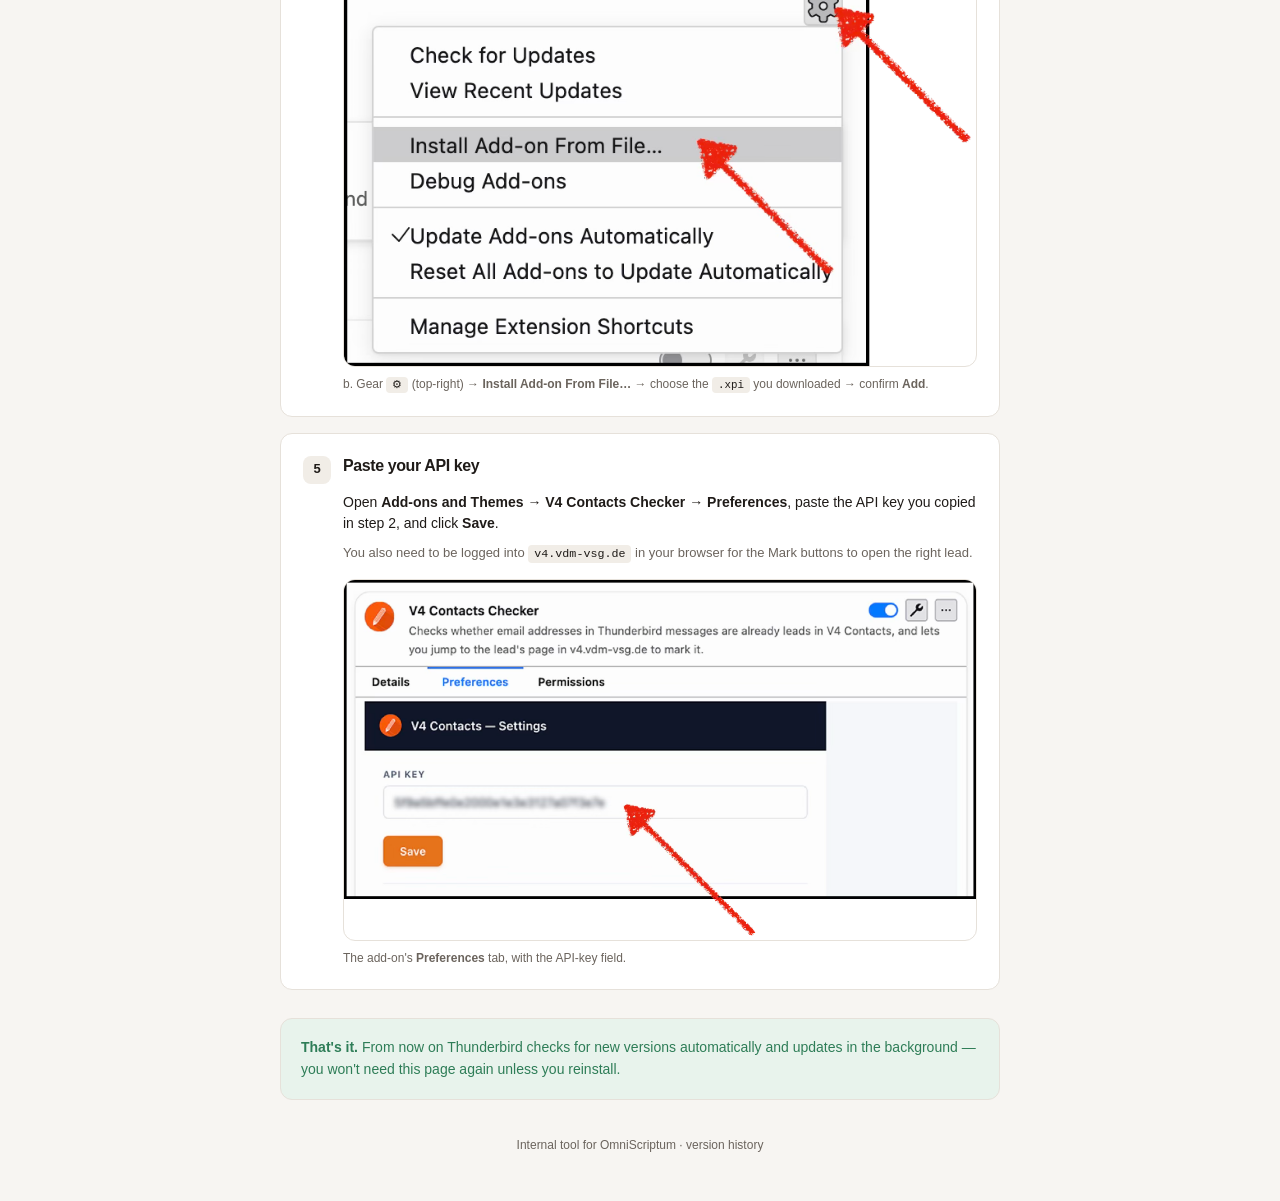
<file: v4-contacts/index.html>
<!doctype html>
<html lang="en">
<head>
  <meta charset="utf-8">
  <meta name="viewport" content="width=device-width, initial-scale=1">
  <title>V4 Contacts Checker — download & install</title>
  <link rel="stylesheet" href="../assets/hub-theme.375ab64d0233.css">
</head>
<body class="install-page">
  <div class="wrap">
    <a class="back-link" href="../">&larr; All plugins</a>
    <div class="hero">
      <span class="logo-tile v4" aria-hidden="true"><img src="../assets/v4-contacts-logo.6d5ec2118c34.png" alt="" width="72" height="72"></span>
      <h1>V4 Contacts Checker</h1>
      <p class="tagline">Checks whether email addresses in your Thunderbird messages are already
        leads in V4 Contacts, shows each lead's live status, and lets you jump straight to the
        right next action in v4.vdm-vsg.de.</p>
      <a class="dl-btn" id="dl" href="v4_contacts-latest.xpi" download>Download latest</a>
      <div class="ver">Current version: <span id="ver">latest</span></div>
      <div class="save-note">Tip: <em>save</em> the file — don't open it in the browser.</div>
    </div>

    <div class="section-title">How to install (about 2 minutes)</div>

    <div class="step">
      <div class="step-head">
        <span class="step-num">1</span>
        <div><h3>Download the add-on</h3></div>
      </div>
      <div class="step-body">
        <p>Click <strong>Download latest</strong> above and save
          <code>v4_contacts-latest.xpi</code> somewhere you can find it (e.g. Downloads).</p>
      </div>
    </div>

    <div class="step">
      <div class="step-head">
        <span class="step-num">2</span>
        <div><h3>Get your V4 API key</h3></div>
      </div>
      <div class="step-body">
        <p>Open <a href="https://v4.vdm-vsg.de" target="_blank" rel="noopener">v4.vdm-vsg.de</a>,
          go to <strong>Account</strong>, and copy the <strong>API key</strong> shown below your
          signatures. Keep it handy — you'll paste it in step&nbsp;5.</p>
        <div class="shots">
          <figure class="shot">
            <img class="shot-img" src="images/key-account.png" alt="Copy the API key from your V4 Account page"
                 onerror="this.closest('.shot').classList.add('missing')">
            <span class="shot-ph">Add <code>docs/images/key-account.png</code></span>
            <figcaption>V4 → Account → the API key under your signatures.</figcaption>
          </figure>
        </div>
      </div>
    </div>

    <div class="step">
      <div class="step-head">
        <span class="step-num">3</span>
        <div><h3>Allow internal add-ons (one-time)</h3></div>
      </div>
      <div class="step-body">
        <p>This add-on is distributed internally, so it isn't signed by the public add-on store.
          You only need to do this once.</p>
        <div class="callout">It only affects unsigned installs; signed add-ons still work as before.</div>
        <div class="shots">
          <figure class="shot">
            <img class="shot-img" src="images/allow-settings.png" alt="Open Thunderbird Settings"
                 onerror="this.closest('.shot').classList.add('missing')">
            <span class="shot-ph">Add <code>docs/images/allow-settings.png</code></span>
            <figcaption>a. <strong>Thunderbird</strong> menu → <strong>Settings</strong> (on Windows/Linux: the <kbd>&#9776;</kbd> menu).</figcaption>
          </figure>
          <figure class="shot">
            <img class="shot-img" src="images/allow-config.png" alt="Open the Config Editor"
                 onerror="this.closest('.shot').classList.add('missing')">
            <span class="shot-ph">Add <code>docs/images/allow-config.png</code></span>
            <figcaption>b. <strong>General</strong> → scroll to the bottom → <strong>Config Editor…</strong> (accept the warning).</figcaption>
          </figure>
          <figure class="shot">
            <img class="shot-img" src="images/allow-false.png" alt="Set xpinstall.signatures.required to false"
                 onerror="this.closest('.shot').classList.add('missing')">
            <span class="shot-ph">Add <code>docs/images/allow-false.png</code></span>
            <figcaption>c. Search <code>signatures.required</code> → double-click
              <code>xpinstall.signatures.required</code> so it reads <strong>false</strong>.</figcaption>
          </figure>
        </div>
      </div>
    </div>

    <div class="step">
      <div class="step-head">
        <span class="step-num">4</span>
        <div><h3>Install from file</h3></div>
      </div>
      <div class="step-body">
        <div class="shots">
          <figure class="shot">
            <img class="shot-img" src="images/install-addons.png" alt="Open Add-ons and Themes"
                 onerror="this.closest('.shot').classList.add('missing')">
            <span class="shot-ph">Add <code>docs/images/install-addons.png</code></span>
            <figcaption>a. <strong>Tools</strong> menu → <strong>Add-ons and Themes</strong>.</figcaption>
          </figure>
          <figure class="shot">
            <img class="shot-img" src="images/install-fromfile.png" alt="Install Add-on From File"
                 onerror="this.closest('.shot').classList.add('missing')">
            <span class="shot-ph">Add <code>docs/images/install-fromfile.png</code></span>
            <figcaption>b. Gear <kbd>&#9881;</kbd> (top-right) → <strong>Install Add-on From File…</strong>
              → choose the <code>.xpi</code> you downloaded → confirm <strong>Add</strong>.</figcaption>
          </figure>
        </div>
      </div>
    </div>

    <div class="step">
      <div class="step-head">
        <span class="step-num">5</span>
        <div><h3>Paste your API key</h3></div>
      </div>
      <div class="step-body">
        <p>Open <strong>Add-ons and Themes → V4 Contacts Checker → Preferences</strong>,
          paste the API key you copied in step&nbsp;2, and click <strong>Save</strong>.</p>
        <p class="sub">You also need to be logged into <code>v4.vdm-vsg.de</code> in your browser
          for the Mark buttons to open the right lead.</p>
        <div class="shots">
          <figure class="shot">
            <img class="shot-img" src="images/key-paste.png" alt="Paste the API key in Preferences"
                 onerror="this.closest('.shot').classList.add('missing')">
            <span class="shot-ph">Add <code>docs/images/key-paste.png</code></span>
            <figcaption>The add-on's <strong>Preferences</strong> tab, with the API-key field.</figcaption>
          </figure>
        </div>
      </div>
    </div>

    <div class="auto">
      <strong>That's it.</strong> From now on Thunderbird checks for new versions automatically and
      updates in the background — you won't need this page again unless you reinstall.
    </div>

    <footer>
      Internal tool for OmniScriptum ·
      <a href="https://davidbenwow.github.io/thunderbird-plugins/v4-contacts/updates.json">version history</a>
    </footer>
  </div>

  <script>
    fetch('https://davidbenwow.github.io/thunderbird-plugins/v4-contacts/updates.json')
      .then(function (r) { return r.json(); })
      .then(function (d) {
        var u = d.addons['v4-contacts@snap-collective.com'].updates[0];
        document.getElementById('ver').textContent = 'v' + u.version;
      })
      .catch(function () {
        document.getElementById('ver').textContent = 'see all versions';
      });
  </script>
</body>
</html>
</file>
<file: assets/hub-theme.375ab64d0233.css>
/* Ink and apricot — shared by the editor hub and installation pages. */
:root {
  color-scheme: light;
  --brand-orange: #E8622A;
  --page-bg: #F7F5F2;
  --surface: #FFFFFF;
  --surface-muted: #F1EDE7;
  --surface-tint: #FBF7F2;
  --border: #E6E1DA;
  --border-strong: #D6CFC6;
  --border-accent: #F0C9AE;
  --text-primary: #1F1B18;
  --text-secondary: #6B645D;
  --text-muted: #9A928A;
  --text-accent: #9A4A22;
  --primary: #2B2622;
  --primary-hover: #3D3631;
  --primary-active: #1F1B18;
  --on-primary: #FFFFFF;
  --secondary-bg: #FFFFFF;
  --secondary-border: #D6CFC6;
  --secondary-text: #2B2622;
  --secondary-hover-bg: #F7F5F2;
  --selected-bg: #FBEFE6;
  --selected-border: #F0C9AE;
  --selected-text: #9A4A22;
  --success-bg: #E8F3EC;
  --success-text: #2E7D57;
  --warning-bg: #FBF3E6;
  --warning-text: #8F5719;
  --danger-bg: #FCEBEB;
  --danger-text: #A32D2D;
  --focus-ring: 0 0 0 2px #FFFFFF, 0 0 0 4px #9A4A22;
  --radius-control: 8px;
  --radius-card: 12px;


  --background: var(--page-bg);
  --panel: var(--surface);
  --panel-soft: var(--surface-tint);
  --text: var(--text-primary);
  --muted: var(--text-secondary);
  --accent: var(--text-accent);
  --accent-hover: var(--text-accent);
  --accent-soft: var(--surface-muted);
  --warning: var(--warning-text);
  --warning-soft: var(--warning-bg);
  --success: var(--success-text);
  --success-soft: var(--success-bg);
  --shadow: 0 2px 6px #1F1B1806;
}
* { box-sizing: border-box; }
body {
  margin: 0;
  min-height: 100vh;
  background: var(--page-bg);
  color: var(--text-primary);
  font-family: -apple-system, BlinkMacSystemFont, "Segoe UI", Arial, sans-serif;
  line-height: 1.55;
  -webkit-font-smoothing: antialiased;
}
h1, h2, h3 { color: var(--text-primary); line-height: 1.2; letter-spacing: -.025em; }
a { color: var(--text-accent); text-decoration: none; }
a:hover { text-decoration: underline; text-underline-offset: 3px; }
a:focus-visible, button:focus-visible, summary:focus-visible {
  outline: 2px solid transparent;
  outline-offset: 2px;
  box-shadow: var(--focus-ring);
}
input[type="checkbox"], input[type="radio"] { accent-color: var(--primary); }
.wrap { width: min(880px, 100% - 48px); margin: 0 auto; padding: 40px 0 48px; }
.hub-brand { display: flex; align-items: center; justify-content: space-between; gap: 20px; padding-bottom: 24px; border-bottom: 1px solid var(--border); }
.hub-brand img { display: block; width: auto; height: 22px; max-width: 65%; object-fit: contain; }
.hub-brand span { color: var(--text-secondary); font-size: 12px; }
.hub-heading { padding: 48px 0 32px; }
.eyebrow { color: var(--text-muted); font-size: 10px; font-weight: 600; letter-spacing: .1em; text-transform: uppercase; margin: 0 0 12px; }
.hub-title { display: flex; align-items: center; gap: 12px; margin-bottom: 12px; }
.hub-title img { display: block; flex: 0 0 36px; width: 36px; height: 36px; object-fit: contain; }
.hub-heading h1 { font-size: clamp(28px, 4vw, 36px); font-weight: 600; margin: 0; }
.hub-heading .sub { max-width: 560px; margin: 0; color: var(--text-secondary); font-size: 15px; }
.plugin-list { display: grid; gap: 16px; }
.plugin-card { display: grid; grid-template-columns: 56px minmax(0,1fr) auto; align-items: center; gap: 20px; padding: 26px; background: var(--surface); color: var(--text-primary); border: 1px solid var(--border); border-radius: var(--radius-card); transition: border-color .15s ease; }
.plugin-card:hover { text-decoration: none; border-color: var(--border-strong); }
.plugin-icon { display: grid; place-items: center; width: 56px; height: 56px; border-radius: var(--radius-card); background: var(--surface-muted); color: var(--text-primary); }
.plugin-icon svg { width: 28px; height: 28px; }
.plugin-icon.omnireply, .plugin-icon.v4 { background: transparent; }
.plugin-icon img { width: 56px; height: 56px; object-fit: contain; border-radius: 50%; }
.plugin-card h2 { margin: 0 0 6px; font-size: 18px; font-weight: 600; }
.plugin-card p { margin: 0; max-width: 490px; color: var(--text-secondary); font-size: 14px; }
.install-link { justify-self: end; display: inline-flex; align-items: center; justify-content: center; gap: 8px; min-height: 36px; padding: 8px 12px; border: 1px solid var(--secondary-border); border-radius: var(--radius-control); color: var(--secondary-text); background: var(--secondary-bg); font-size: 12px; font-weight: 600; white-space: nowrap; }
.plugin-card:hover .install-link { background: var(--secondary-hover-bg); }
.hub-note { margin: 24px 0 0; font-size: 13px; line-height: 1.7; color: var(--text-secondary); }
.hub-footer { border-top: 1px solid var(--border); padding-top: 24px; margin-top: 40px; color: var(--text-secondary); font-size: 12px; line-height: 1.8; }
.hub-footer strong { font-weight: 500; }

/* Installation guides keep their existing instructions and download behavior. */
.install-page .wrap { max-width: 720px; }
.back-link { display: inline-flex; align-items: center; gap: 6px; min-height: 36px; padding: 8px 12px; margin-bottom: 32px; background: var(--secondary-bg); border: 1px solid var(--secondary-border); border-radius: var(--radius-control); color: var(--text-secondary); font-size: 12px; font-weight: 500; }
.back-link:hover { text-decoration: none; background: var(--secondary-hover-bg); color: var(--text-primary); }
.install-page .hero { text-align: center; }
.install-page .logo-tile { display: inline-grid; place-items: center; width: 72px; height: 72px; border-radius: var(--radius-card); background: var(--surface-muted); color: var(--text-primary); }
.install-page .logo-tile svg { width: 36px; height: 36px; }
.install-page .logo-tile.omnireply, .install-page .logo-tile.v4 { background: transparent; }
.install-page .logo-tile img { width: 72px; height: 72px; object-fit: contain; border-radius: 50%; }
.install-page h1 { font-size: 30px; font-weight: 600; margin: 20px 0 10px; }
.tagline { color: var(--text-secondary); font-size: 15px; margin: 0 auto 24px; max-width: 550px; }
.dl-btn, .legacy-install .button:not(.secondary) { display: inline-flex; align-items: center; justify-content: center; gap: 10px; min-height: 44px; padding: 12px 22px; background: var(--primary); color: var(--on-primary); border: 1px solid var(--primary); border-radius: var(--radius-control); font-size: 14px; font-weight: 600; transition: background .15s ease; }
.dl-btn:hover, .legacy-install .button:not(.secondary):hover { background: var(--primary-hover); border-color: var(--primary-hover); color: var(--on-primary); text-decoration: none; }
.dl-btn:active, .legacy-install .button:not(.secondary):active { background: var(--primary-active); border-color: var(--primary-active); }
.ver { margin-top: 14px; font-size: 12px; color: var(--text-secondary); }
.save-note { margin-top: 6px; font-size: 12px; color: var(--text-secondary); }
.section-title { font-size: 11px; font-weight: 600; letter-spacing: .08em; text-transform: uppercase; color: var(--text-muted); margin: 42px 0 16px; }
.install-page .step { background: var(--surface); border: 1px solid var(--border); border-radius: var(--radius-card); padding: 22px; margin-bottom: 16px; }
.step-head { display: flex; align-items: baseline; gap: 12px; }
.step-num, .legacy-install .step-number { flex: 0 0 auto; width: 28px; height: 28px; border-radius: var(--radius-control); background: var(--surface-muted); color: var(--text-primary); font-weight: 600; font-size: 13px; display: inline-flex; align-items: center; justify-content: center; align-self: flex-start; }
.install-page .step h3 { margin: 0; font-size: 16px; font-weight: 600; }
.install-page .step p { margin: 8px 0 0; color: var(--text-primary); font-size: 14px; }
.install-page .step p.sub { color: var(--text-secondary); font-size: 13px; }
.install-page .step-body { padding-left: 40px; }
.install-page .step ol, .install-page .step ul { margin: 10px 0 0; padding-left: 20px; color: var(--text-primary); font-size: 14px; }
.install-page .step li { margin: 6px 0; }
.step code, .step kbd { background: var(--surface-muted); border-radius: 4px; padding: 2px 6px; font-size: .9em; font-family: ui-monospace, SFMono-Regular, Menlo, monospace; color: var(--text-primary); overflow-wrap: anywhere; }
.callout { margin-top: 12px; font-size: 13px; color: var(--text-accent); background: var(--surface-tint); border: 1px solid var(--border); border-radius: var(--radius-control); padding: 10px 12px; }
.shots { margin-top: 16px; display: flex; flex-direction: column; gap: 16px; }
figure.shot { margin: 0; }
.shot-img { width: auto; max-width: 100%; height: auto; border-radius: var(--radius-card); border: 1px solid var(--border); display: block; }
figure.shot figcaption { margin-top: 8px; font-size: 12px; color: var(--text-secondary); }
.shot-ph { display: none; }
.shot.missing .shot-img { display: none; }
.shot.missing .shot-ph { display: flex; align-items: center; justify-content: center; min-height: 110px; border: 1px dashed var(--border-strong); border-radius: var(--radius-card); color: var(--text-primary); font-size: 13px; background: var(--surface-tint); text-align: center; padding: 16px; }
.auto { margin-top: 28px; background: var(--success-bg); border: 1px solid var(--border); border-radius: var(--radius-card); padding: 18px 20px; color: var(--success-text); font-size: 14px; }
.auto strong { color: var(--success-text); }
.install-page footer { margin-top: 36px; text-align: center; color: var(--text-secondary); font-size: 12px; }
footer a, .footer a { color: var(--text-secondary); }
.legacy-install .card, .legacy-install .hero-main, .legacy-install .quick-card, .legacy-install .note, .legacy-install .step, .legacy-install .screenshot { border-radius: var(--radius-card); border-color: var(--border); }
.legacy-install .caption { color: var(--text-primary); }
.legacy-install .button.secondary { background: var(--secondary-bg); border: 1px solid var(--secondary-border); color: var(--secondary-text); font-weight: 500; }
.legacy-install .button.secondary:hover { background: var(--secondary-hover-bg); text-decoration: none; }
.legacy-install .eyebrow { color: var(--text-muted); }
@media (max-width: 600px) {
  .wrap { width: calc(100% - 32px); padding-top: 24px; }
  .hub-brand { gap: 12px; padding-bottom: 20px; }
  .hub-brand img { height: 18px; }
  .hub-brand span { font-size: 11px; }
  .hub-heading { padding: 32px 0 24px; }
  .plugin-card { grid-template-columns: 48px minmax(0,1fr); gap: 16px; padding: 20px; }
  .plugin-icon, .plugin-icon img { width: 48px; height: 48px; }
  .install-link { grid-column: 2; justify-self: start; }
  .plugin-card h2 { font-size: 17px; }
  .plugin-card p { font-size: 13px; }
  .install-page .step { padding: 18px; }
  .install-page .step-body { padding-left: 0; }
  .install-page h1 { font-size: 28px; }
  .legacy-install .brand-header { flex-wrap: wrap; }
}
@media (prefers-reduced-motion: reduce) {
  html { scroll-behavior: auto; }
  *, *::before, *::after { transition: none !important; }
}

/* The full-name lockup belongs in spacious product headers. */
.install-page h1.product-wordmark { margin: 0 auto 24px; width: min(360px, 100%); }
.product-wordmark img { display: block; width: 100%; height: auto; }
.legacy-install h1.product-wordmark { width: min(360px, 100%); margin-bottom: 20px; }
</file>
